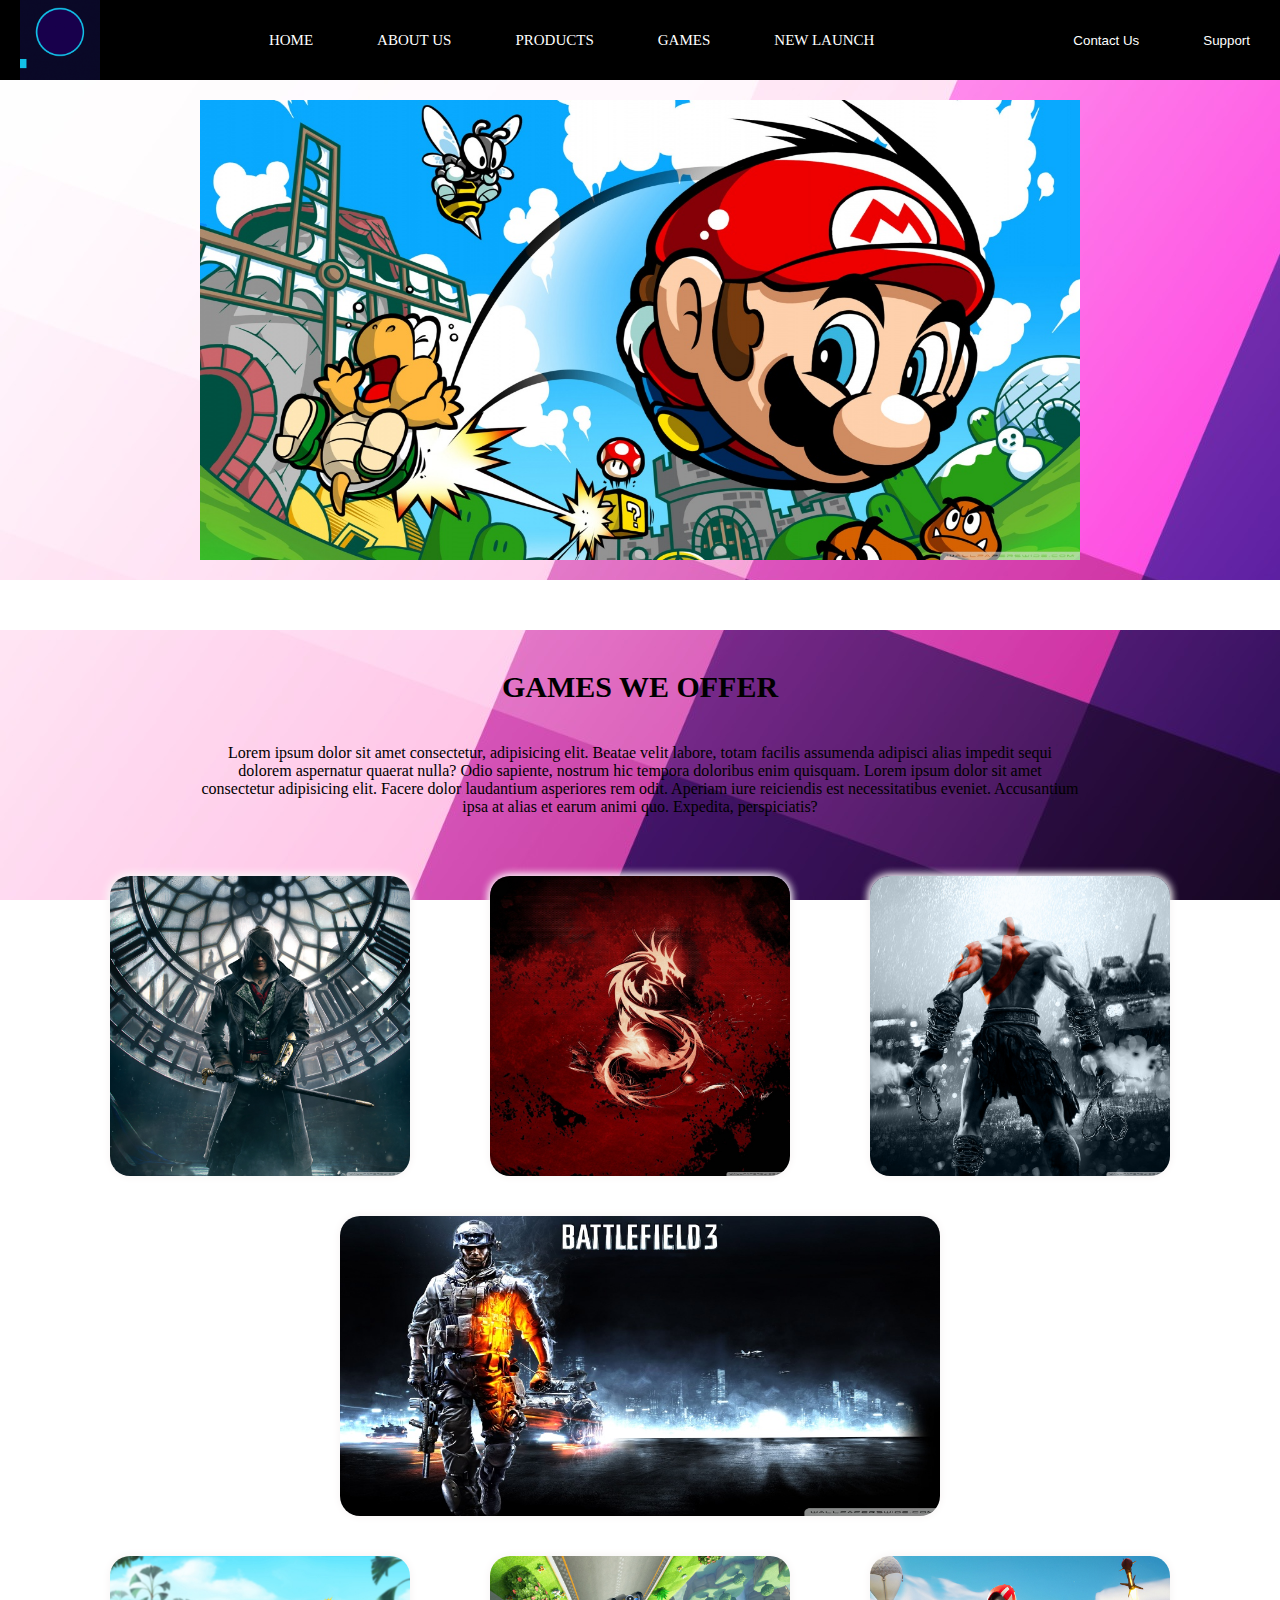
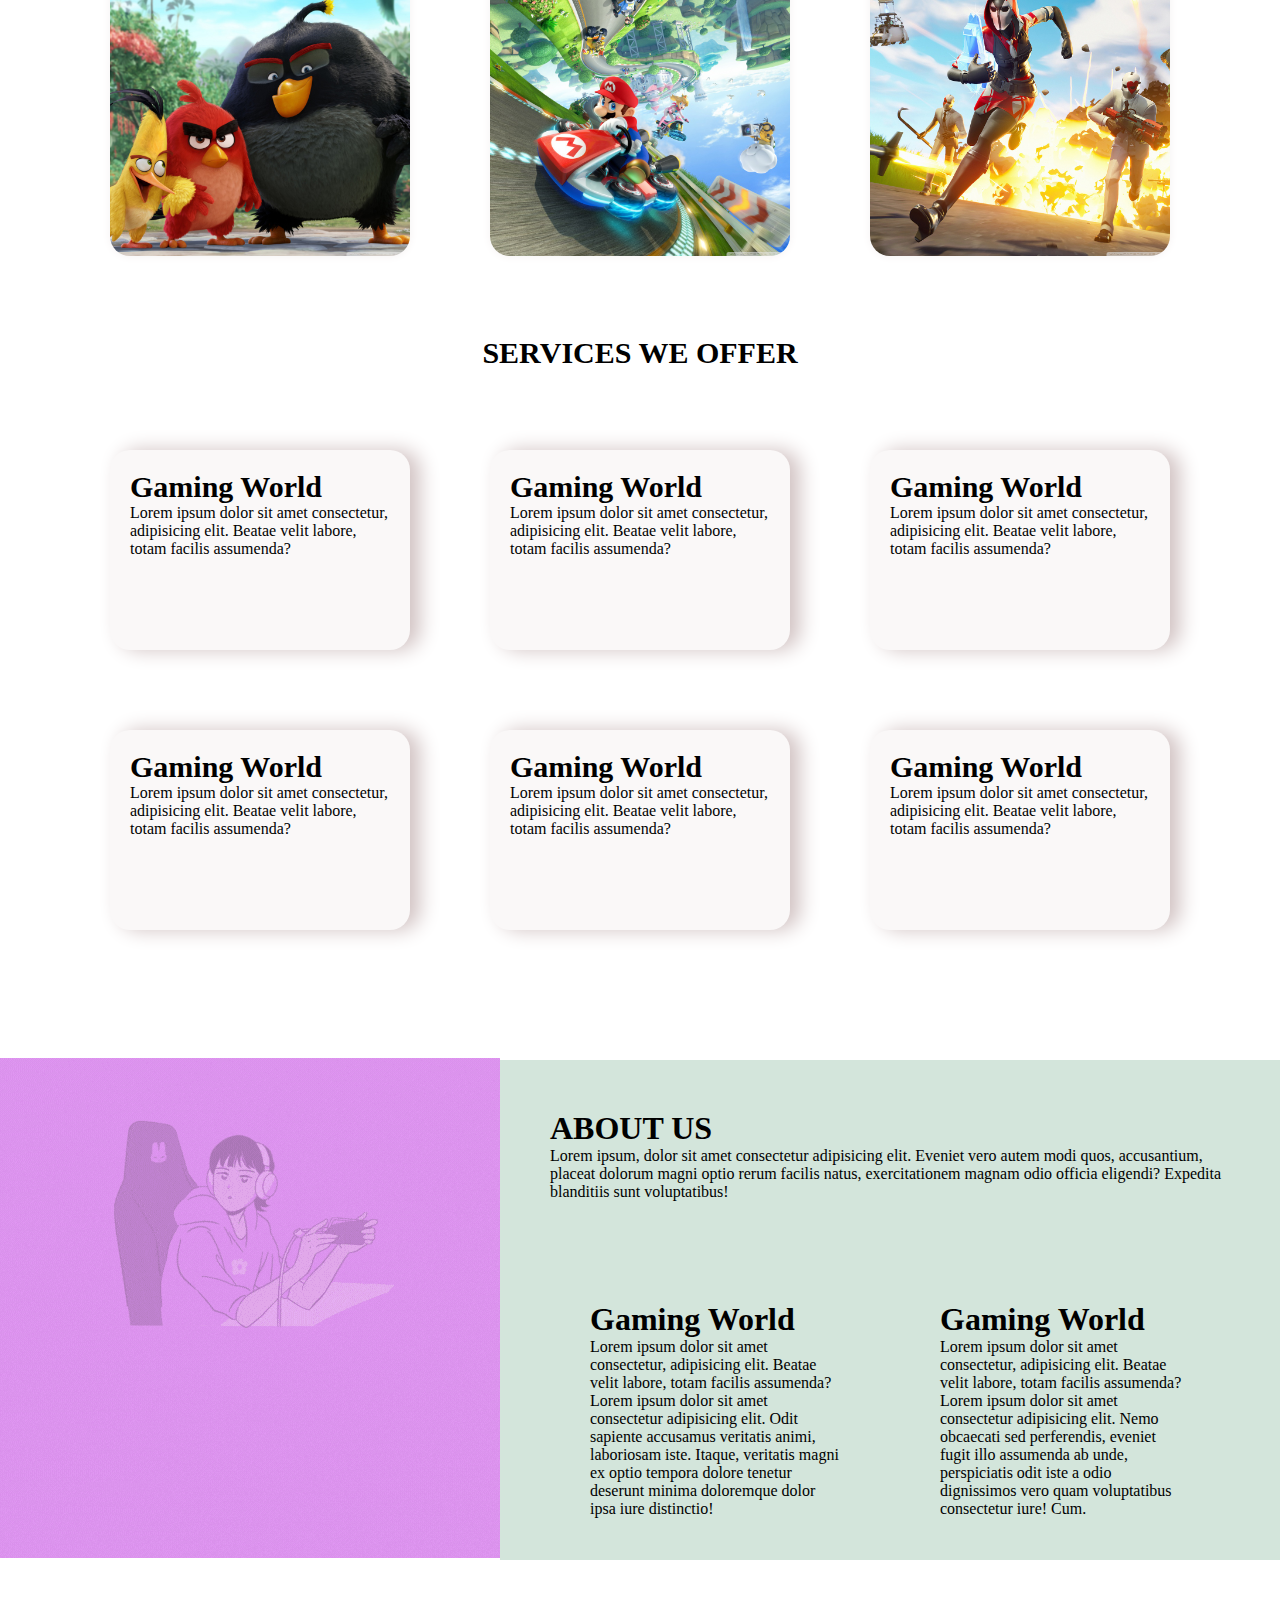
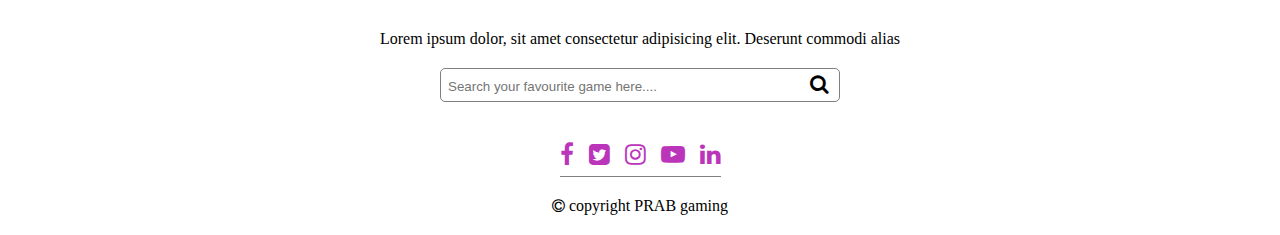
<file: index.html>
<!DOCTYPE html>
<html lang="en">
  <head>
    <meta charset="UTF-8" />
    <meta name="viewport" content="width=device-width, initial-scale=1.0" />
    <title>Game Page</title>
    <link rel="stylesheet" href="./index.css" />
    <link
      rel="stylesheet"
      href="https://cdnjs.cloudflare.com/ajax/libs/font-awesome/4.7.0/css/font-awesome.min.css"
    />
  </head>
  <body>
    <header class="header">
      <img src="./1st logo.gif" alt="logo" />
      <nav>
        <a href="">HOME</a>
        <a href="">ABOUT US</a>
        <a href="">PRODUCTS</a>
        <a href="">GAMES</a>
        <a href="">NEW LAUNCH</a>
      </nav>
      <div>
        <button class="header_button">Contact Us</button>
        <button class="header_button">Support</button>
      </div>
    </header>
    <div class="main">
      <div class="sec_div">
        <img src="./mario bee.jpeg" alt="mario" class="img2" />
      </div>
      <div class="white_div"></div>
      <div class="flex">
        <h1>GAMES WE OFFER</h1>
      </div>
      <div class="p">
        <p>
          Lorem ipsum dolor sit amet consectetur, adipisicing elit. Beatae velit
          labore, totam facilis assumenda adipisci alias impedit sequi dolorem
          aspernatur quaerat nulla? Odio sapiente, nostrum hic tempora doloribus
          enim quisquam. Lorem ipsum dolor sit amet consectetur adipisicing
          elit. Facere dolor laudantium asperiores rem odit. Aperiam iure
          reiciendis est necessitatibus eveniet. Accusantium ipsa at alias et
          earum animi quo. Expedita, perspiciatis?
        </p>
      </div>
      <!-- first para end -->

      <!-- flip images start  -->

      <!-- 1st three images -->
      <div class="three_img1">
        <div class="flip_main">
          <div class="box_flip">
            <img src="./blackcoat.jpeg" alt="" />
          </div>
          <div class="flip_text">
            <h3>sanika tidake</h3>
            <p>
              Lorem ipsum dolor sit amet consectetur adipisicing elit. Illo, ut.
            </p>
          </div>
        </div>
        <div class="flip_main">
          <div class="box_flip">
            <img src="./dragon.jpeg" alt="" />
          </div>
          <div class="flip_text">
            <h3>sanika tidake</h3>
            <p>
              Lorem ipsum dolor sit amet consectetur adipisicing elit. Illo, ut.
            </p>
          </div>
        </div>
        <div class="flip_main">
          <div class="box_flip">
            <img src="./orange gray.jpeg" alt="" />
          </div>
          <div class="flip_text">
            <h3>sanika tidake</h3>
            <p>
              Lorem ipsum dolor sit amet consectetur adipisicing elit. Illo, ut.
            </p>
          </div>
        </div>
      </div>
    <div class="big_center">
    <div class="center_image">
      <div class="center_img_flip">
        <img src="./battlefield.jpeg" alt="" />
      </div>
      <div class="center_text_flip">
        <h3>sanika tidake</h3>
        <p>
          Lorem ipsum dolor sit amet consectetur adipisicing elit. Illo, ut.
        </p>
      </div>
      </div>
    </div>
    
    <div class="three_img1">
      <div class="flip_main">
        <div class="box_flip">
          <img src="./angry birds.jpeg" alt="" />
        </div>
        <div class="flip_text">
          <h3>sanika tidake</h3>
          <p>
            Lorem ipsum dolor sit amet consectetur adipisicing elit. Illo, ut.
          </p>
        </div>
      </div>
      <div class="flip_main">
        <div class="box_flip">
          <img src="./mario.jpeg" alt="" />
        </div>
        <div class="flip_text">
          <h3>sanika tidake</h3>
          <p>
            Lorem ipsum dolor sit amet consectetur adipisicing elit. Illo, ut.
          </p>
        </div>
      </div>
      <div class="flip_main">
        <div class="box_flip">
          <img src="./running girl.jpeg" alt="" />
        </div>
        <div class="flip_text">
          <h3>sanika tidake</h3>
          <p>
            Lorem ipsum dolor sit amet consectetur adipisicing elit. Illo, ut.
          </p>
        </div>
      </div>
    </div>
</div>
    <div class="main2">
      <div class="flex"><h1>SERVICES WE OFFER</h1></div>
      <div class="flex">
        <div class="six_boxes1">
          <h1>Gaming World</h1>
          <p>
            Lorem ipsum dolor sit amet consectetur, adipisicing elit. Beatae
            velit labore, totam facilis assumenda?
          </p>
        </div>
        <div class="six_boxes1">
          <h1>Gaming World</h1>
          <p>
            Lorem ipsum dolor sit amet consectetur, adipisicing elit. Beatae
            velit labore, totam facilis assumenda?
          </p>
        </div>
        <div class="six_boxes1">
          <h1>Gaming World</h1>
          <p>
            Lorem ipsum dolor sit amet consectetur, adipisicing elit. Beatae
            velit labore, totam facilis assumenda?
          </p>
        </div>
        <div class="six_boxes1">
          <h1>Gaming World</h1>
          <p>
            Lorem ipsum dolor sit amet consectetur, adipisicing elit. Beatae
            velit labore, totam facilis assumenda?
          </p>
        </div>
        <div class="six_boxes1">
          <h1>Gaming World</h1>
          <p>
            Lorem ipsum dolor sit amet consectetur, adipisicing elit. Beatae
            velit labore, totam facilis assumenda?
          </p>
        </div>
        <div class="six_boxes1">
          <h1>Gaming World</h1>
          <p>
            Lorem ipsum dolor sit amet consectetur, adipisicing elit. Beatae
            velit labore, totam facilis assumenda?
          </p>
        </div>
      </div>
    </div>
    <div class="main3">
      <div class="two_boxes">
        <div><img src="./cokak.gif" alt="" class="cocak_img" /></div>
        <div class="about_us">
          <div class="about_us1">
            <h1>ABOUT US</h1>
            <p>
              Lorem ipsum, dolor sit amet consectetur adipisicing elit. Eveniet
              vero autem modi quos, accusantium, placeat dolorum magni optio
              rerum facilis natus, exercitationem magnam odio officia eligendi?
              Expedita blanditiis sunt voluptatibus!
            </p>
          </div>
          <div class="below_about_us">
            <div class="gaming_world">
              <h1>Gaming World</h1>
              <p>
                Lorem ipsum dolor sit amet consectetur, adipisicing elit. Beatae
                velit labore, totam facilis assumenda?Lorem ipsum dolor sit amet
                consectetur adipisicing elit. Odit sapiente accusamus veritatis
                animi, laboriosam iste. Itaque, veritatis magni ex optio tempora
                dolore tenetur deserunt minima doloremque dolor ipsa iure
                distinctio!
              </p>
            </div>
            <div class="gaming_world">
              <h1>Gaming World</h1>
              <p>
                Lorem ipsum dolor sit amet consectetur, adipisicing elit. Beatae
                velit labore, totam facilis assumenda?Lorem ipsum dolor sit amet
                consectetur adipisicing elit. Nemo obcaecati sed perferendis,
                eveniet fugit illo assumenda ab unde, perspiciatis odit iste a
                odio dignissimos vero quam voluptatibus consectetur iure! Cum.
              </p>
            </div>
          </div>
        </div>
      </div>
    </div>
    <footer class="footer">
      <div>
        Lorem ipsum dolor, sit amet consectetur adipisicing elit. Deserunt
        commodi alias
      </div>
      <div class="input">
        <input type="text" placeholder="Search your favourite game here...." />
        <i class="fa fa-search" style="font-size: 20px"></i>
      </div>
      <div class="footer_icons">
        <i class="fa fa-facebook-f" style="font-size: 24px"></i>
        <i class="fa fa-twitter-square" style="font-size: 24px"></i>
        <i class="fa fa-instagram" style="font-size: 24px"></i>
        <i class="fa fa-youtube-play" style="font-size: 24px"></i>
        <i class="fa fa-linkedin" style="font-size: 24px"></i>
      </div>
      <div>
        <i class="fa fa-copyright" style="font-size: 15px"></i> copyright PRAB
        gaming
      </div>
    </footer>
  </body>
</html>
</file>
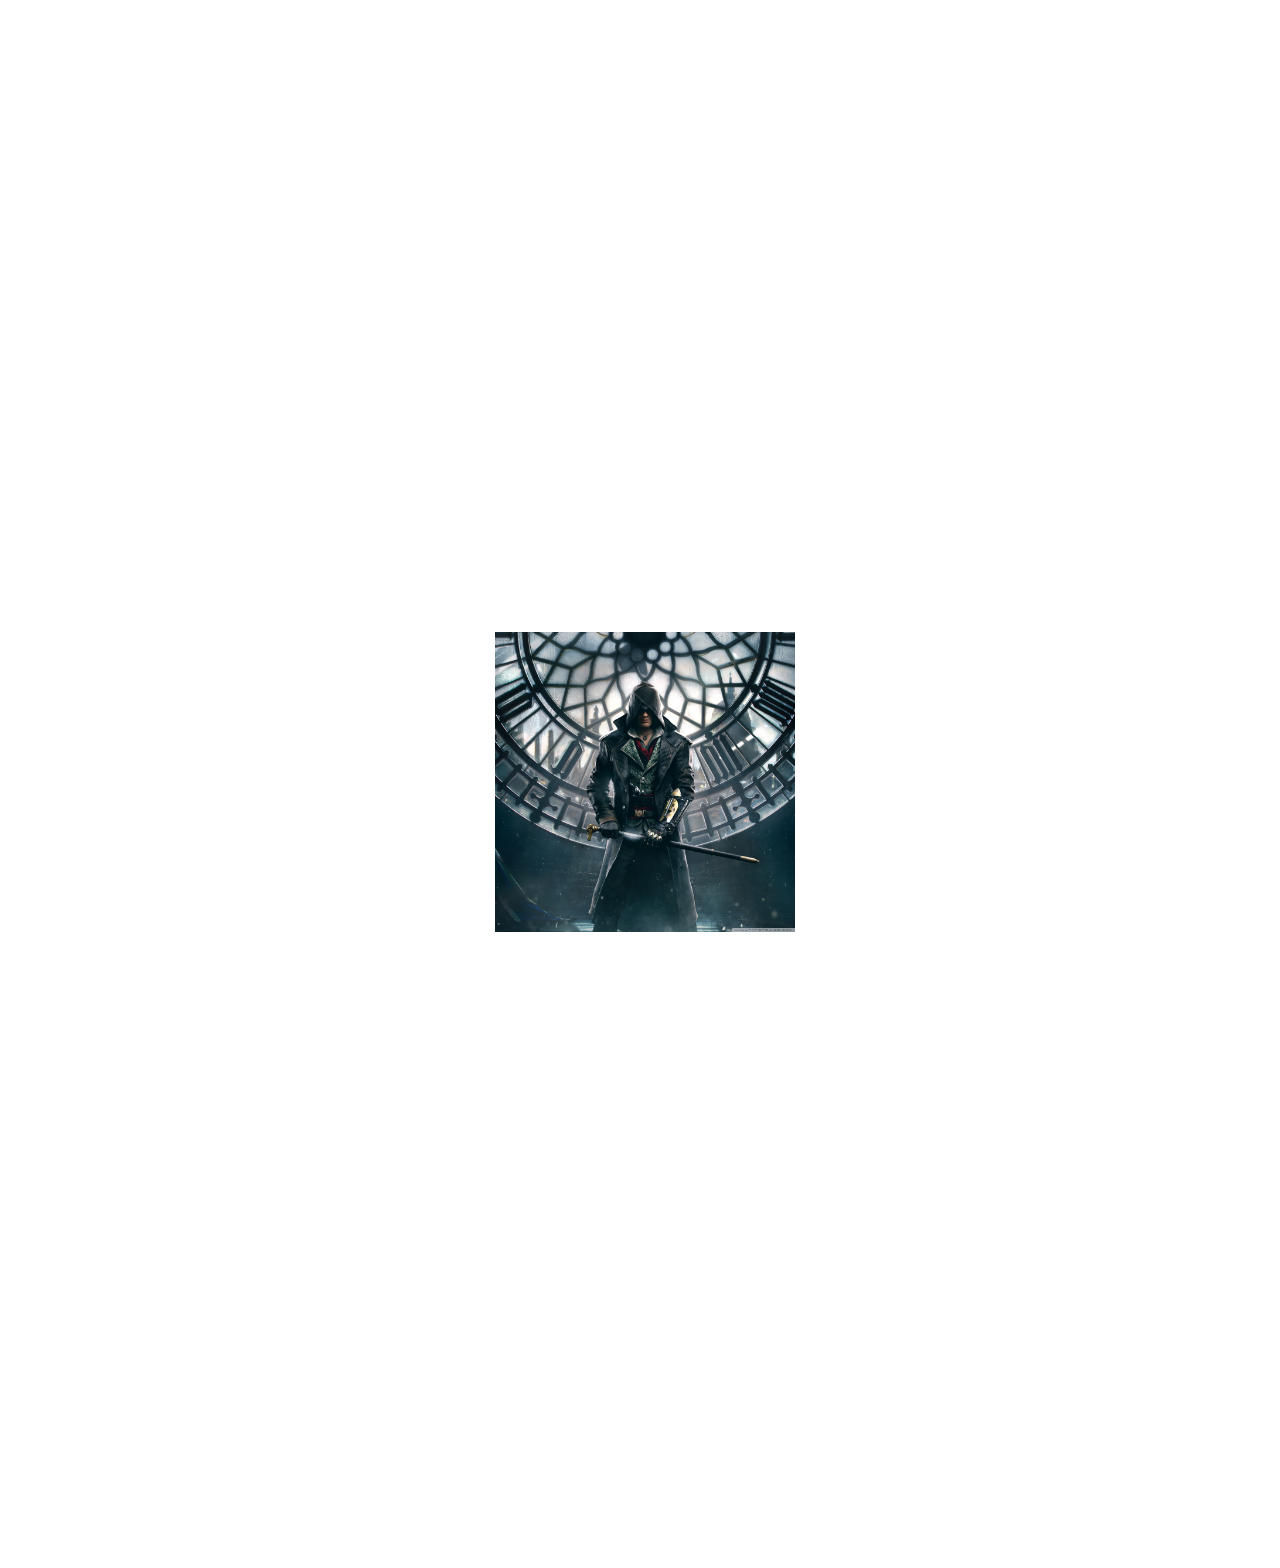
<file: flip.html>
<!DOCTYPE html>
<html lang="en">
<head>
    <meta charset="UTF-8">
    <meta name="viewport" content="width=device-width, initial-scale=1.0">
    <title>Document</title>
    <style>
        .flip_main{
            width:290px;
            margin: 50% auto;
            position: relative;
            perspective:1000px;
            
        }
        .box_flip{
            width: 100%;
            
        }
        .flip_main .box_flip{
            transform: rotateY(0deg);
            transition: all 0.5s ease-in-out;
        }
        .flip_main:hover .box_flip{
            transform: rotateY(-90deg);
        }
        .flip_text{
            position: absolute;
            top: 0;
            left: 0;
            color: white;
            background: rgba(248, 149, 208, 0.5);
            width: 100%;
            height: 80%;
            text-align: center;
            padding: 30px 0px;
        }
        .flip_text{
            transform: rotateY(90deg);
        }
        .flip_main:hover .flip_text{
            transform: rotateY(0deg);
            transition: all 0.5s ease-in-out;
        }
    </style>
</head>
<body>
    <div class="flip_main">
        <div class="box_flip">
            <img src="./blackcoat.jpeg" alt="" height="300px" width="300px">
        </div>
        <div class="flip_text">
            <h3>sanika tidake</h3>
            <div class="play now">
                <h4>Play Now</h4>
                <img src="./1st logo.gif" alt="" class="logoimg">
            </div>
            <p>Lorem ipsum dolor sit amet consectetur adipisicing elit. Illo, ut.</p>
        </div>
    </div>
</body>
</html>
</file>
<file: index.css>
*{
    margin: 0;
    padding: 0;
    box-sizing: border-box;
}

.header{
    height: 80px;
    display: flex;
    justify-content: space-between;
    align-items:center;
    background-color: black;
}

header img{
    height: 80px;
    width: 80px;
    display: flex;
    align-items: flex-start;
    margin-left: 20px;
    
    
}

header nav a{
    margin: 30px;
    color: white;
    text-decoration: none;
    font-size: 15px;
    transition: all 1s ease-in-out;
    
}

header nav a:hover{
    text-decoration: underline lightgreen;
    text-underline-offset: 10px;
    
}

.header_button{
   margin:0px 20px;
   padding: 10px;
   color: white;
   background-color: black;
   border: none;
   border-radius: 20px;
   transition: all 0.2s;
}

.header_button:hover{
  box-shadow:0px 0px 20px  ;
}

.sec_div{
    height: 500px;
    width:100% ;
}

.img2{
    height: 500px;
    width: 100%;
    padding: 20px 200px;
}

.main{
    background-image: url(./pink\ purple.jpeg);
    background-repeat: no-repeat;
    background-size: cover;
    background-attachment: fixed;
}

.white_div{
    height: 50px;
    width:100;
    background-color: white;
}

.flex{
    display: flex;
    flex-wrap: wrap;
    justify-content: center;
    align-items: center;   
    margin: 40px 0px; 
}

.flex h1{
    font-size: 30px;    
}

.p{
    text-align:center;
    margin: 20px 200px;
}

.three_img1{
    display: flex;    
    align-items: center;
    justify-content: center;
}

.three_img1 .flip_main{
    height: 300px;
    width: 300px;
    margin: 40px;
}

.flip_main{
    width:290px;
    margin: 50% auto;
    position: relative;
    perspective:1000px;
}

.box_flip{
    border-radius: 20px;
    box-shadow: 0px 0px 10px #f5f1f1,   
               -0px -0px 10px #ffffff;
    height: 100%;
    width: 100%;
    
}
 
.flip_main .box_flip{
     transform: rotateY(0deg);
     transition: all 0.5s ease-in-out;
}
 
.flip_main:hover .box_flip{
     transform: rotateY(-90deg);
 
}
 
.flip_text{
     position: absolute;
     top: 0;
     left: 0;
     color: white;
     background: rgba(255, 46, 171, 0.5);
     width: 100%;
     height: 100%;
     text-align: center;
     padding: 30px 0px;
     border-radius: 20px;
     box-shadow: 0px 0px 10px #f5f1f1,
     -0px -0px 10px #ffffff;
     transform: rotateY(90deg);
}
 

.flip_main:hover .flip_text{
     transform: rotateY(0deg);
     transition: all 0.5s ease-in-out;
}

.box_flip img{
    height: 300px;
    border-radius: 20px;
   
}

.big_center{
    display: flex;
    justify-content: center;
    
}

.center_image{
    display: flex;
    justify-content: center;
    align-items: center;
   
    position:relative;
    perspective:1000px
}

.center_img_flip{
    width: 600px;
    height: 300px;
    border-radius: 20px;
    box-shadow:  0px 0px 10px #f5f1f1,
    -0px -0px 10px #ffffff;
}

.center_image .center_img_flip{
    transform:rotateX(0deg) ;
    transition: all 0.5s ease-in-out;
    
}

.center_image:hover .center_img_flip{
    transform: rotateX(-90deg);
    
}

.center_text_flip{
    position: absolute;
    left: 50;
    top:50;
    border-radius: 20px;
    box-shadow: 0px 0px 10px #f5f1f1,
    -0px -0px 10px #ffffff;;
    color: white;
    background: rgba(255, 46, 171, 0.5);
    width:600px;
    height: 300px;
    text-align: center;
    padding: 30px 0px;
    
}

.center_image .center_text_flip{
    transform: rotateX(90deg);
   
}

.center_image:hover .center_text_flip{
    transform: rotateX(0deg);
    transition: all 0.5s ease-in-out;
}

.center_image img{
    height: 300px;
    width: 600px;
    border-radius: 20px;
}

.main2{
    margin-top: 30px;
}

.main2 .flex .six_boxes1{
    border-radius: 20px;
    height: 200px;
    width: 300px;
    margin: 40px;
    padding: 20px;
    background: #faf8f8;
    box-shadow:  10px 0px 20px #d1c2c2,
             -10px -0px 20px #ffffff;
}

.main3{
    background-image: url(./gameback.jpeg);
    background-repeat: no-repeat;
    background-size: cover;
    background-attachment:fixed ;
}

.two_boxes{
    display: flex;
    justify-content: center;
    align-items: center;
    height:600px;
}

.about_us{
    height:500px;
    z-index: 10;
    background-color: rgba(192, 218, 204, 0.7);
    
}

.about_us .below_about_us{
    
    display: flex;
    justify-content: center;
    align-items: center;
}

.below_about_us .gaming_world{
    
    margin: 50px;
    height: 200px;
    width: 250px;
}

.about_us1{
    margin: 50px;
}

.footer{
   display: grid;
   place-items: center;
   margin: 20px;
}

.input{
   margin: 20px;
   padding: 5px;
   line-height: 5px;
   border: 1px solid gray;
   border-radius: 5px;
   width: 400px;
}

input{
    border: none;
    outline: none;
    width: 350px;
    padding: 2px;
    
}

.input .fa{
    margin-left: 10px;
}

.footer div input{
    border: none;
}

.footer_icons{
    color: rgb(187, 53, 187);
    margin: 20px;
    display: flex;
    gap: 15px;
    padding-bottom: 10px;
    border-bottom: 1px solid gray;
}

/* media query */
@media screen {
    
}
</file>
